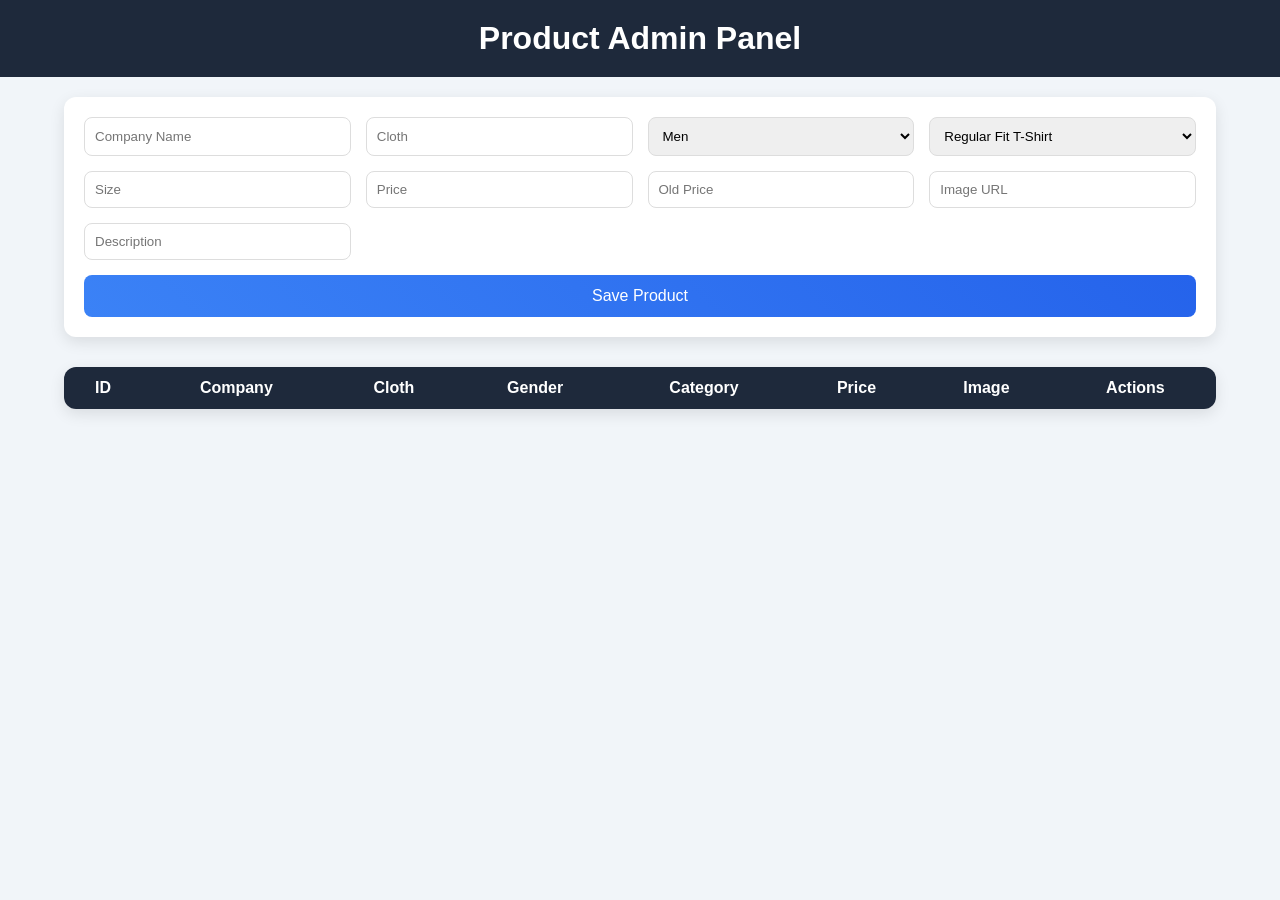
<file: FRONDEND/admin panal backend/index.html>
<!DOCTYPE html>
<html lang="en">

<head>
    <title>Admin Panel</title>
    <link rel="stylesheet" href="style.css">
</head>

<body>

    <h1>Product Admin Panel</h1>

    <!-- FORM -->
    <div class="form">
        <input type="hidden" id="product_id">

        <input type="text" id="company_name" placeholder="Company Name">
        <input type="text" id="cloth" placeholder="Cloth">

        <select id="gender">
            <option>Men</option>
            <option>Women</option>
            <option>Kids</option>
        </select>

        <select id="category">
            <option>Regular Fit T-Shirt</option>
            <option>Track Pants</option>
            <option>Shorts</option>
            <option>Jacket</option>
            <option>Oversized T-Shirt</option>
            <option>Printed T-Shirt</option>
            <option>Cargo Track Pants</option>
            <option>Dry-Fit Track Pants</option>
        </select>

        <input type="text" id="size" placeholder="Size">
        <input type="number" id="price" placeholder="Price">
        <input type="number" id="old_price" placeholder="Old Price">

        <!-- IMAGE URL -->
        <input type="text" id="image" placeholder="Image URL">

        <input type="text" id="description" placeholder="Description">

        <button onclick="saveProduct()">Save Product</button>
    </div>

    <!-- TABLE -->
    <table>
        <thead>
            <tr>
                <th>ID</th>
                <th>Company</th>
                <th>Cloth</th>
                <th>Gender</th>
                <th>Category</th>
                <th>Price</th>
                <th>Image</th>
                <th>Actions</th>
            </tr>
        </thead>
        <tbody id="productTable"></tbody>
    </table>

    <script src="script.js"></script>
</body>

</html>
</file>
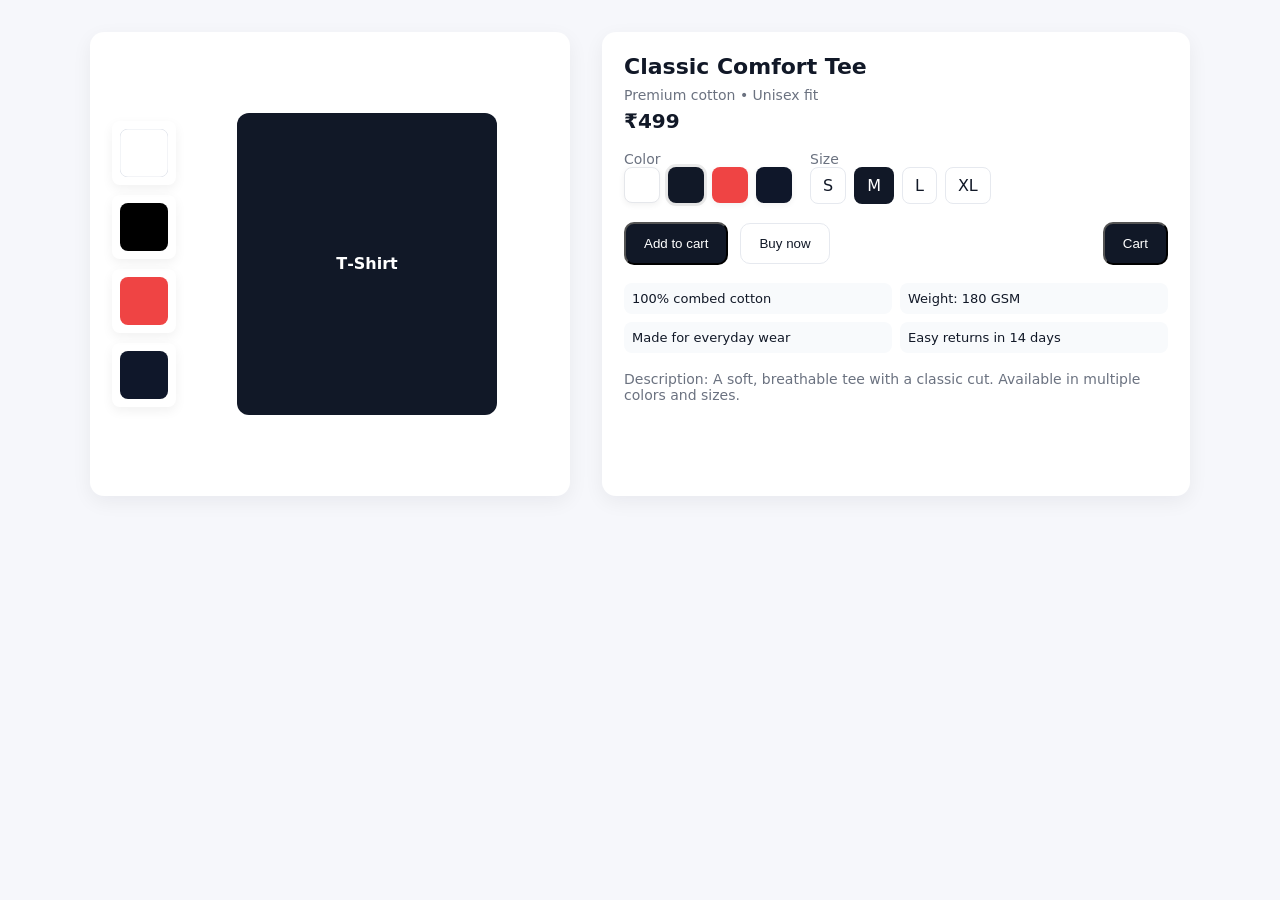
<file: FRONDEND/assets/ICON/CART/index.html>
<!doctype html>
<!--
  T-Shirt Shop — Single-file demo
  - Open this file in a browser to preview a simple t-shirt product page with:
    • product gallery
    • color & size selector
    • live preview of shirt color
    • simple client-side cart (no backend)
  - Edit product details, images, or styles as you like.
-->
<html lang="en">
<head>
  <meta charset="utf-8" />
  <meta name="viewport" content="width=device-width,initial-scale=1" />
  <title>T‑Shirt Shop — Demo</title>
  <style>
    :root{--bg:#f6f7fb;--card:#fff;--muted:#6b7280;--accent:#111827}
    *{box-sizing:border-box}
    body{font-family:Inter,system-ui,-apple-system,'Segoe UI',Roboto,'Helvetica Neue',Arial;color:var(--accent);background:var(--bg);margin:0;padding:32px}
    .container{max-width:1100px;margin:0 auto;display:grid;grid-template-columns:480px 1fr;gap:32px}
    .card{background:var(--card);border-radius:14px;padding:22px;box-shadow:0 6px 20px rgba(15,23,42,0.06)}
    .gallery{display:flex;gap:10px;align-items:center}
    .preview{width:420px;height:420px;border-radius:12px;display:flex;align-items:center;justify-content:center}
    .shirt{width:72%;height:72%;border-radius:12px;display:flex;align-items:center;justify-content:center;font-weight:700;color:white}
    .thumbs{display:flex;flex-direction:column;gap:10px}
    .thumb{width:64px;height:64px;border-radius:8px;cursor:pointer;box-shadow:0 4px 12px rgba(2,6,23,0.06);display:flex;align-items:center;justify-content:center}
    h1{margin:0 0 8px 0;font-size:22px}
    .price{font-size:20px;font-weight:700;margin-top:6px}
    .muted{color:var(--muted);font-size:14px}
    .selectors{display:flex;gap:18px;margin-top:18px}
    .colors{display:flex;gap:8px;align-items:center}
    .color-swatch{width:36px;height:36px;border-radius:8px;cursor:pointer;box-shadow:0 2px 6px rgba(2,6,23,0.06);border:2px solid transparent}
    .color-swatch.selected{outline:3px solid rgba(0,0,0,0.08);}
    .sizes{display:flex;gap:8px}
    .size{padding:8px 12px;border-radius:8px;border:1px solid #e6e9ef;cursor:pointer}
    .size.selected{background:#111827;color:#fff;border-color:transparent}
    .btn{display:inline-block;padding:12px 18px;border-radius:10px;background:#111827;color:#fff;text-decoration:none;cursor:pointer}
    .btn.secondary{background:transparent;border:1px solid #e6e9ef;color:var(--accent)}
    .cart-btn{position:relative}
    .cart-count{position:absolute;top:-8px;right:-8px;background:#ef4444;color:white;border-radius:999px;padding:4px 7px;font-size:12px}
    .features{margin-top:18px;display:grid;grid-template-columns:repeat(2,1fr);gap:8px}
    .feature{background:#f8fafc;padding:8px;border-radius:8px;font-size:13px}
    /* Cart modal */
    .modal{position:fixed;right:24px;bottom:24px;width:320px;border-radius:12px;box-shadow:0 14px 40px rgba(2,6,23,0.12);overflow:hidden;background:var(--card);display:none}
    .modal.open{display:block}
    .modal header{padding:14px 16px;border-bottom:1px solid #eef2f7;font-weight:700}
    .modal .items{max-height:260px;overflow:auto;padding:12px}
    .modal .foot{padding:12px;border-top:1px solid #eef2f7;display:flex;justify-content:space-between;align-items:center}
    @media(max-width:900px){.container{grid-template-columns:1fr;}.preview{width:100%;height:320px}.gallery{flex-direction:row}.thumbs{flex-direction:row}}
  </style>
</head>
<body>
  <div class="container">
    <div class="card">
      <div class="gallery">
        <div class="thumbs">
          <div class="thumb" data-img="white"><img src="data:image/svg+xml;utf8,<svg xmlns='http://www.w3.org/2000/svg' width='48' height='48'><rect width='48' height='48' fill='%23ffffff' rx='8' stroke='%23e6e9ef'/></svg>" alt="white"/></div>
          <div class="thumb" data-img="black"><img src="data:image/svg+xml;utf8,<svg xmlns='http://www.w3.org/2000/svg' width='48' height='48'><rect width='48' height='48' fill='%23000000' rx='8'/></svg>" alt="black"/></div>
          <div class="thumb" data-img="red"><img src="data:image/svg+xml;utf8,<svg xmlns='http://www.w3.org/2000/svg' width='48' height='48'><rect width='48' height='48' fill='%23ef4444' rx='8'/></svg>" alt="red"/></div>
          <div class="thumb" data-img="navy"><img src="data:image/svg+xml;utf8,<svg xmlns='http://www.w3.org/2000/svg' width='48' height='48'><rect width='48' height='48' fill='%230f172a' rx='8'/></svg>" alt="navy"/></div>
        </div>
        <div class="preview" aria-hidden="false">
          <div id="shirtPreview" class="shirt" style="background:#111827">T‑Shirt</div>
        </div>
      </div>
    </div>

    <div class="card">
      <h1 id="productTitle">Classic Comfort Tee</h1>
      <div class="muted">Premium cotton • Unisex fit</div>
      <div class="price">₹499</div>

      <div class="selectors">
        <div>
          <div class="muted">Color</div>
          <div class="colors" id="colorOptions">
            <div class="color-swatch" data-color="#ffffff" title="White" style="background:#ffffff;border:1px solid #e5e7eb"></div>
            <div class="color-swatch selected" data-color="#111827" title="Black" style="background:#111827"></div>
            <div class="color-swatch" data-color="#ef4444" title="Red" style="background:#ef4444"></div>
            <div class="color-swatch" data-color="#0f172a" title="Navy" style="background:#0f172a"></div>
          </div>
        </div>

        <div>
          <div class="muted">Size</div>
          <div class="sizes" id="sizeOptions">
            <div class="size" data-size="S">S</div>
            <div class="size selected" data-size="M">M</div>
            <div class="size" data-size="L">L</div>
            <div class="size" data-size="XL">XL</div>
          </div>
        </div>
      </div>

      <div style="margin-top:18px;display:flex;gap:12px;align-items:center">
        <button id="addToCart" class="btn">Add to cart</button>
        <button id="buyNow" class="btn secondary">Buy now</button>
        <div style="flex:1"></div>
        <button id="openCart" class="btn cart-btn">Cart <span id="cartCount" class="cart-count" style="display:none">0</span></button>
      </div>

      <div class="features">
        <div class="feature">100% combed cotton</div>
        <div class="feature">Weight: 180 GSM</div>
        <div class="feature">Made for everyday wear</div>
        <div class="feature">Easy returns in 14 days</div>
      </div>

      <div style="margin-top:18px;color:var(--muted);font-size:14px">Description: A soft, breathable tee with a classic cut. Available in multiple colors and sizes.</div>
    </div>
  </div>

  <!-- simple cart modal -->
  <div id="cartModal" class="modal" aria-hidden="true">
    <header>Cart</header>
    <div class="items" id="cartItems"></div>
    <div class="foot">
      <div>Total: <strong id="cartTotal">₹0</strong></div>
      <button id="checkout" class="btn">Checkout</button>
    </div>
  </div>

  <script>
    // Basic front-end logic: color/size selection, cart management
    const shirtPreview = document.getElementById('shirtPreview');
    const colorSwatches = document.querySelectorAll('.color-swatch');
    const sizeButtons = document.querySelectorAll('.size');
    const thumbs = document.querySelectorAll('.thumb');
    const addToCartBtn = document.getElementById('addToCart');
    const openCartBtn = document.getElementById('openCart');
    const cartModal = document.getElementById('cartModal');
    const cartCount = document.getElementById('cartCount');
    const cartItemsEl = document.getElementById('cartItems');
    const cartTotalEl = document.getElementById('cartTotal');

    let selectedColor = '#111827';
    let selectedSize = 'M';
    let cart = [];
    const price = 499;

    function updatePreview(){
      shirtPreview.style.background = selectedColor;
      // adjust text color for contrast
      const c = selectedColor.replace('#','');
      if(c.length===3){ // expand short hex
        selectedLum = parseInt(c.split('').map(ch=>ch+ch).join(''),16)
      }
      // simple brightness check
      const r = parseInt(selectedColor.substr(1,2),16);
      const g = parseInt(selectedColor.substr(3,2),16);
      const b = parseInt(selectedColor.substr(5,2),16);
      const brightness = (r*299 + g*587 + b*114) / 1000;
      shirtPreview.style.color = brightness > 140 ? '#111827' : '#ffffff';
    }

    colorSwatches.forEach(s => s.addEventListener('click', e => {
      colorSwatches.forEach(x=>x.classList.remove('selected'));
      s.classList.add('selected');
      selectedColor = s.dataset.color;
      updatePreview();
    }));

    sizeButtons.forEach(b=>b.addEventListener('click',()=>{
      sizeButtons.forEach(x=>x.classList.remove('selected'));
      b.classList.add('selected');
      selectedSize = b.dataset.size;
    }));

    thumbs.forEach(t=>t.addEventListener('click',()=>{
      const id = t.dataset.img;
      // map to color
      const map = {white:'#ffffff',black:'#111827',red:'#ef4444',navy:'#0f172a'};
      const c = map[id] || '#111827';
      selectedColor = c;
      colorSwatches.forEach(x=>x.classList.remove('selected'));
      document.querySelector('.color-swatch[data-color="'+c+'"]')?.classList.add('selected');
      updatePreview();
    }));

    function renderCart(){
      cartItemsEl.innerHTML='';
      if(cart.length===0){
        cartItemsEl.innerHTML = '<div style="padding:12px;color:var(--muted)">Your cart is empty.</div>';
        cartCount.style.display='none';
        cartTotalEl.textContent = '₹0';
        return;
      }
      cartCount.style.display='inline-block';
      cartCount.textContent = cart.reduce((s,i)=>s+i.qty,0);
      let total = 0;
      cart.forEach((item,idx)=>{
        total += item.qty * price;
        const row = document.createElement('div');
        row.style.display='flex';row.style.justifyContent='space-between';row.style.alignItems='center';row.style.padding='8px 0';
        row.innerHTML = `<div><div style=\"font-weight:700\">${item.title}</div><div style=\"font-size:13px;color:var(--muted)\">${item.size} • ${item.colorName || item.color}</div></div><div style=\"text-align:right\">₹${price * item.qty}<div style=\"margin-top:6px\"><button data-idx=\"${idx}\" class=\"btn secondary\" style=\"padding:6px 8px;font-size:12px\">Remove</button></div></div>`;
        cartItemsEl.appendChild(row);
      });
      cartTotalEl.textContent = '₹' + total;

      // attach remove handlers
      cartItemsEl.querySelectorAll('button[data-idx]').forEach(btn=>{
        btn.addEventListener('click',e=>{
          const i = Number(e.currentTarget.dataset.idx);
          cart.splice(i,1);
          renderCart();
        })
      })
    }

    addToCartBtn.addEventListener('click',()=>{
      const colorName = (selectedColor === '#111827') ? 'Black' : (selectedColor === '#ffffff' ? 'White' : (selectedColor === '#ef4444'? 'Red':'Navy'));
      const newItem = {title:document.getElementById('productTitle').textContent, size:selectedSize, color:selectedColor, colorName, qty:1};
      cart.push(newItem);
      renderCart();
      cartModal.classList.add('open');
      cartModal.setAttribute('aria-hidden','false');
    });

    openCartBtn.addEventListener('click',()=>{
      cartModal.classList.toggle('open');
      const hidden = cartModal.getAttribute('aria-hidden') === 'true';
      cartModal.setAttribute('aria-hidden', String(!hidden));
      renderCart();
    });

    document.getElementById('checkout').addEventListener('click',()=>{
      if(cart.length===0) return alert('Cart is empty');
      alert('Checkout demo — this is a static demo.');
    });

    // initial
    updatePreview();
    renderCart();
  </script>
</body>
</html>
</file>
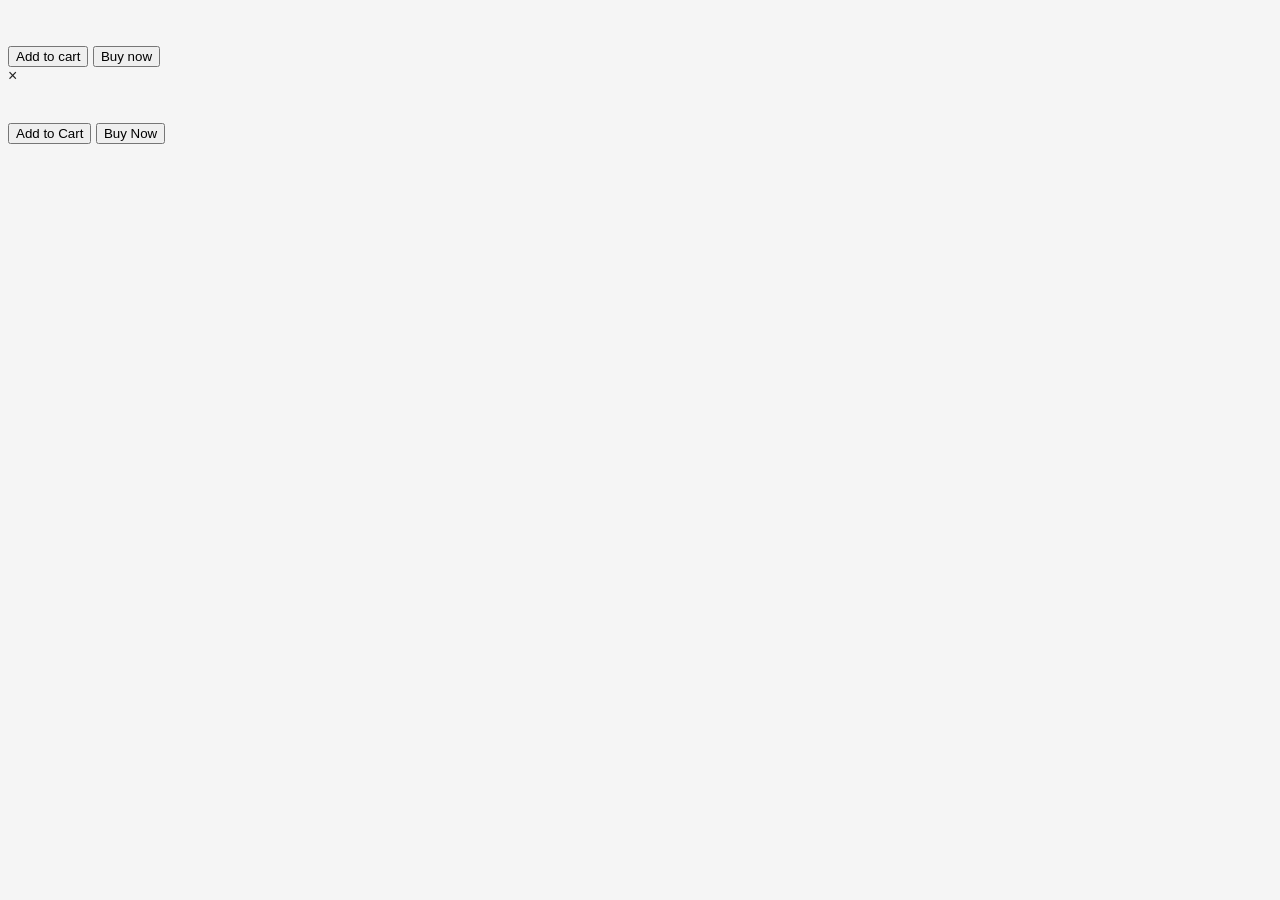
<file: FRONDEND/Men Page/pop.html>
<!DOCTYPE html>
<html lang="en">

<head>
  <meta charset="UTF-8">
  <meta name="viewport" content="width=device-width, initial-scale=1.0">
  <title>PART 3</title>
  <link rel="stylesheet" href="style.css">
  <link rel="stylesheet" href="https://cdnjs.cloudflare.com/ajax/libs/font-awesome/4.7.0/css/font-awesome.min.css">

</head>

<body>

  <div class="product-page">
    <div class="left">
      <img id="productImage">
    </div>

    <div class="right">
      <h2 id="title"></h2>
      <p id="brand"></p>
      <h3 id="price"></h3>
      <p id="desc"></p>

      <button>Add to cart</button>
      <button>Buy now</button>
    </div>
  </div>
  <!-- PRODUCT POPUP -->
  <div id="productModal" class="modal">
    <div class="modal-content">
      <span class="close">&times;</span>

      <div class="modal-body">
        <img id="modalImg">

        <div class="modal-details">
          <h2 id="modalTitle"></h2>
          <p id="modalBrand"></p>
          <h3 id="modalPrice"></h3>
          <p id="modalDesc"></p>

          <button>Add to Cart</button>
          <button>Buy Now</button>
        </div>
      </div>
    </div>
  </div>

  <script src="index.js"></script>
</body>
</file>
<file: FRONDEND/admin panal backend/style.css>
* {
    margin: 0;
    padding: 0;
    box-sizing: border-box;
    font-family: 'Segoe UI', sans-serif;
}

body {
    background: #f1f5f9;
}

/* HEADER */
h1 {
    text-align: center;
    padding: 20px;
    background: #1e293b;
    color: white;
    margin-bottom: 20px;
}

/* FORM CARD */
.form {
    width: 90%;
    margin: auto;
    background: white;
    padding: 20px;
    border-radius: 12px;
    box-shadow: 0px 5px 15px rgba(0,0,0,0.1);

    display: grid;
    grid-template-columns: repeat(4, 1fr);
    gap: 15px;
}

/* INPUTS */
input, select {
    padding: 10px;
    border-radius: 8px;
    border: 1px solid #ddd;
    transition: 0.3s;
}

input:focus, select:focus {
    border-color: #3b82f6;
    outline: none;
}

/* BUTTON */
button {
    grid-column: span 4;
    padding: 12px;
    border: none;
    border-radius: 8px;
    background: linear-gradient(45deg, #3b82f6, #2563eb);
    color: white;
    font-size: 16px;
    cursor: pointer;
    transition: 0.3s;
}

button:hover {
    transform: scale(1.02);
}

/* TABLE CARD */
table {
    width: 90%;
    margin: 30px auto;
    border-collapse: collapse;
    background: white;
    border-radius: 12px;
    overflow: hidden;
    box-shadow: 0px 5px 15px rgba(0,0,0,0.1);
}

/* TABLE HEADER */
th {
    background: #1e293b;
    color: white;
    padding: 12px;
}

/* TABLE ROW */
td {
    padding: 10px;
    text-align: center;
    border-bottom: 1px solid #eee;
}

/* HOVER EFFECT */
tr:hover {
    background: #f9fafb;
}

/* IMAGE */
img {
    border-radius: 6px;
    box-shadow: 0 2px 6px rgba(0,0,0,0.2);
}

/* ACTION BUTTONS */
.edit {
    background: #f59e0b;
    border: none;
    padding: 6px 10px;
    border-radius: 6px;
    color: white;
    cursor: pointer;
}

.delete {
    background: #ef4444;
    border: none;
    padding: 6px 10px;
    border-radius: 6px;
    color: white;
    cursor: pointer;
}

/* RESPONSIVE */
@media (max-width: 900px) {
    .form {
        grid-template-columns: repeat(2, 1fr);
    }
}

@media (max-width: 500px) {
    .form {
        grid-template-columns: 1fr;
    }
}
</file>
<file: FRONDEND/Men Page/style.css>
/* ===== RESET ===== */
* {
  box-sizing: border-box;
  font-family: Arial, Helvetica, sans-serif;
}

body {
  background: #f5f5f5;
  color: #222;
}

/* ===== NAVBAR ===== */

.navbor {
  display: flex;
  align-items: center;
  justify-content: space-between;
  padding: 0 40px;
  height: 80px;
  background-color: #fff;
  box-shadow: 0 2px 10px rgba(0, 0, 0, 0.05);
  position: fixed;
  top: 0;
  left: 0;
  right: 0;
  z-index: 100;
}

/* LOGO TEXT */
.ZBERA {
  color: #00a0a0;
  font-size: 28px;
  font-weight: bold;
  cursor: pointer;
}

/* NAV LINKS */
.navbor a {
  text-decoration: none;
  color: #333;
  font-size: 15px;
  font-weight: 500;
  margin: 0 15px;
  position: relative;
  transition: 0.3s;
}

/* HOVER EFFECT */
.navbor a:focus {
  color: #00a0a0;
}

/* UNDERLINE ANIMATION */
.navbor a::after {
  content: "";
  position: absolute;
  width: 0%;
  height: 2px;
  background-color: #00a0a0;
  left: 0;
  bottom: -5px;
  transition: 0.3s;
}

.navbor a:hover::after {
  width: 100%;
}

/* TOP BAR */
.top-bar {
  display: flex;
  align-items: center;
  gap: 25px;
}

/* SEARCH BOX */
.search-box {
  display: flex;
  align-items: center;
  border-bottom: 1px solid #ccc;
  padding: 5px;
}

.search-box i {
  color: #00a0a0;
  margin-right: 8px;
}

.search-box input {
  border: none;
  outline: none;
  font-size: 14px;
}

/* ICONS */
.icons {
  display: flex;
  align-items: center;
  gap: 20px;
}

.icons i {
  font-size: 18px;
  color: #00a0a0;
  cursor: pointer;
  transition: 0.3s;
}

.icons i:hover {
  transform: scale(1.2);
}

/* IMAGE LOGO */
#logo {
  width: 50px;
}

/* ===== LAYOUT ===== */
.container {
  display: flex;
  margin: 3%;
  padding-top: 90px;
  padding-left: 30px;
  padding-right: 30px;
}

/* ===== SLIDER ===== */
.slider {

  gap: 40px;
}

/* ===== SIDEBAR ===== */
.sidebar {
  width: 250px;
  position: fixed;
}

.sidebar h2 {
  font-size: 14px;
  letter-spacing: 2px;
  margin-bottom: 20px;
}

.filter-item {
  border-bottom: 1px solid #ddd;
  padding: 15px 0;
  cursor: pointer;
  display: flex;
  justify-content: space-between;
  font-size: 14px;
  letter-spacing: 2px;
}

.filter-content {
  display: none;
  padding: 10px 0;
  font-size: 13px;
  color: #666;
}

/* ===== PRODUCT GRID ===== */
.products {
  flex: 1;
  display: grid;
  grid-template-columns: repeat(3, 1fr);
  gap: 40px;
  margin-left: 300px;
}

/* ===== PRODUCT CARD ===== */
.card {
  background: #fff;
  border-radius: 16px;
  overflow: hidden;
  position: relative;
  transition: 0.3s;
}

.card:hover {
  transform: translateY(-5px);
}

.card img {
  width: 100%;
  height: 350px;
  object-fit: cover;
  border-radius: 16px;
}

.wishlist {
  position: absolute;
  bottom: 15px;
  right: 15px;
  background: #fff;
  width: 40px;
  height: 40px;
  border-radius: 50%;
  display: flex;
  align-items: center;
  justify-content: center;
  cursor: pointer;
  box-shadow: 0 2px 10px rgba(0, 0, 0, 0.1);
  font-size: 18px;
}

.wishlist.active {
  color: red;
}

/* ===== PRODUCT DETAILS ===== */
.details {
  padding: 15px 5px;
}

.brand {
  font-size: 13px;
  letter-spacing: 2px;
  color: #555;
}

.title {
  font-size: 14px;
  margin: 8px 0;
}

.price {
  font-weight: bold;
}

.old-price {
  text-decoration: line-through;
  color: #888;
  font-weight: normal;
  margin-left: 5px;
}

.discount {
  color: #ff9900;
  font-weight: bold;
  margin-left: 5px;
  font-size: 13px;
}

.delivery {
  display: inline-block;
  margin-top: 10px;
  padding: 6px 10px;
  border: 1px solid #ccc;
  border-radius: 6px;
  font-size: 12px;
  background: #fafafa;
}

/* ===== RESPONSIVE ===== */
@media(max-width:1000px) {
  .products {
    grid-template-columns: repeat(2, 1fr);
  }
}

@media(max-width:700px) {
  .container {
    flex-direction: column;
  }

  .sidebar {
    width: 100%;
  }

  .products {
    grid-template-columns: 1fr;
  }
}

.arrow {
  transition: transform 0.3s ease;
  display: inline-block;
  font-size: 18px;
}

.arrow.rotate {
  transform: rotate(90deg);
}

.filter-content {
  display: none;
  padding: 10px 0;
}

/* ================= RESPONSIVE FIX ================= */

/* Tablet */
@media (max-width: 1024px) {

  .navbor {
    padding: 0 20px;
  }

  .container {
    padding-left: 15px;
    padding-right: 15px;
  }

  .sidebar {
    width: 200px;
  }

  .products {
    margin-left: 220px;
    grid-template-columns: repeat(2, 1fr);
    gap: 25px;
  }

  .card img {
    height: 300px;
  }
}


/* Mobile */
@media (max-width: 768px) {

  /* Navbar */
  .navbor {
    flex-wrap: wrap;
    height: auto;
    padding: 10px 15px;
  }

  .top-bar {
    width: 100%;
    justify-content: space-between;
    margin-top: 10px;
  }

  .navbor a {
    margin: 5px 10px;
    font-size: 13px;
  }

  /* Layout */
  .container {
    flex-direction: column;
    margin: 0;
    padding: 90px 10px 20px;
  }

  /* Sidebar becomes top filter */
  .sidebar {
    position: relative;
    width: 100%;
    margin-bottom: 20px;
  }

  /* Products full width */
  .products {
    margin-left: 0;
    grid-template-columns: repeat(2, 1fr);
    gap: 20px;
  }

  .card img {
    height: 250px;
  }
}


/* Small Mobile */
@media (max-width: 480px) {

  .ZBERA {
    font-size: 22px;
  }

  .search-box input {
    font-size: 12px;
  }

  .icons i {
    font-size: 16px;
  }

  .products {
    grid-template-columns: 1fr;
  }

  .card img {
    height: 220px;
  }

  .details {
    padding: 10px;
  }

  .title {
    font-size: 13px;
  }

  .price {
    font-size: 14px;
  }

  .delivery {
    font-size: 11px;
  }
}








/* -------------------------------- */




.popup {
  display: flex;
  justify-content: center;
  align-items: center;
  position: fixed;
  display: none;
  left: 0;
  right: 0;
  bottom: 20%;
}

/* Container */
.container1 {
  width: 710Px;
  max-width: 950px;
  max-height: 500px;
  height: 400px;

}

/* Card */
.card1 {
  display: flex;
  justify-content: center;
  align-items: center;
  background: #fff;
  border-radius: 12px;
  /* padding: auto; */
  box-shadow: 0 5px 15px rgba(0, 0, 0, 0.08);
}

/* Image */
.image-section {
  flex: 1;
  display: flex;
  justify-content: center;
  align-items: center;
  max-width: 350px;
}

.image-section img {
  height: 80%;
  width: 280px;
  border-radius: 3%;
  /* max-height: 80%; */
  /* max-width: 300px; */
}

/* Details */
.details-section {
  flex: 1;
  margin-right: 10px;
}

.details-section h2 {
  font-size: 22px;
  margin-bottom: 5px;
}

.sub {
  color: #777;
  font-size: 14px;
  margin-bottom: 15px;
}

.price {
  margin-bottom: 15px;
}

/* Sizes */
.sizes {
  display: flex;
  flex-wrap: wrap;
  gap: 8px;
  margin-bottom: 20px;
}

.size {
  padding: 6px 10px;
  border: 1px solid #ccc;
  border-radius: 6px;
  cursor: pointer;
  font-size: 12px;
}

.size.active {
  background: #0f172a;
  color: #fff;
  border-color: #0f172a;
}

.hidden-size {
  display: none;
}

.more-btn {
  padding: 6px 10px;
  border-radius: 6px;
  background: #e5e7eb;
  cursor: pointer;
  font-size: 12px;
}

.sizes {
  display: flex;
  flex-direction: column;
  gap: 10px;
}

.size-row {
  display: flex;
  flex-wrap: wrap;
  gap: 8px;
}

.hidden-row {
  display: none;
}

.more-btn {
  padding: 6px 10px;
  border-radius: 6px;
  background: #e5e7eb;
  cursor: pointer;
  font-size: 12px;
}

/* Buttons */
.buttons {
  display: flex;
  gap: 10px;
  margin-bottom: 20px;
}

.btn {
  padding: 10px 14px;
  border-radius: 8px;
  border: none;
  cursor: pointer;
  background: #e5e7eb;
}

.btn.primary {
  background: #0f172a;
  color: #fff;
}

.btn.dark {
  background: #111827;
  color: #fff;
}

/* Info Grid */
.info-grid {
  display: grid;
  grid-template-columns: 1fr 1fr;
  gap: 10px;
  margin-bottom: 15px;
}

.info-grid div {
  background: #f1f5f9;
  padding: 10px;
  border-radius: 8px;
  font-size: 13px;
}

/* Description */
.desc {
  font-size: 14px;
  color: #555;
}

.card1 {
  position: relative;
  /* required */
}

/* Close Button */
.close-btn {
  position: absolute;
  top: 15px;
  right: 15px;
  width: 45px;
  height: 45px;
  background: #f3f4f6;
  border-radius: 50%;
  display: flex;
  align-items: center;
  justify-content: center;
  font-size: 22px;
  cursor: pointer;
  box-shadow: 0 8px 20px rgba(0, 0, 0, 0.15);
  transition: all 0.2s ease;
}

/* Hover effect */
.close-btn:hover {
  transform: scale(1.1);
  background: #e5e7eb;
}

/* ================= MODERN RESPONSIVE UI/UX ================= */

/* Tablet */
@media (max-width: 992px) {

  .container1 {
    width: 92%;
    height: auto;
    max-height: 70vh;
    overflow-y: auto;
    text-align: center;
  }

  .card1 {
    flex-direction: column;
    padding: 20px;
    gap: 15px;
  }

  .image-section {
    max-width: 100%;
  }

  .image-section img {
    width: 240px;
    height: auto;
  }

  .details-section {
    margin-right: 0;
    text-align: center;
  }

  .buttons {
    justify-content: center;
    flex-wrap: wrap;
  }

  .info-grid {
    grid-template-columns: 1fr;
  }
}


/* Mobile (Better UX) */
@media (max-width: 576px) {

  /* Full screen bottom sheet style */
  .popup {
    bottom: 0;
    align-items: flex-end;
  }

  .container1 {
    margin-top: 100px;

    width: 100%;
    max-height: 70vh;
    border-radius: 16px 16px 0 0;
    overflow-y: auto;
    animation: slideUp 0.3s ease;
  }

  /* Smooth slide animation */
  @keyframes slideUp {
    from {
      transform: translateY(100%);
    }

    to {
      transform: translateY(0);
    }
  }

  .card1 {
    border-radius: 16px 16px 0 0;
    padding: 15px;
    gap: 12px;
  }

  /* Image smaller & centered */
  .image-section img {
    width: 170px;
  }

  /* Typography improvement */
  .details-section h2 {
    font-size: 18px;
    line-height: 1.3;
  }

  .sub {
    font-size: 12px;
    color: #666;
  }

  /* Sizes scroll instead of wrap (better UX) */
  .size-row {
    flex-wrap: nowrap;
    overflow-x: auto;
    padding-bottom: 5px;
  }

  .size {
    font-size: 11px;
    padding: 5px 8px;
    white-space: nowrap;
  }

  /* Buttons full width */
  .buttons {
    flex-direction: column;
    gap: 8px;
  }

  .btn {
    width: 100%;
    padding: 10px;
    font-size: 13px;
  }

  /* Close button better position */
  .close-btn {
    top: 8px;
    right: 8px;
    width: 32px;
    height: 32px;
    font-size: 16px;
  }

  /* Spacing improvements */
  .info-grid div {
    font-size: 12px;
    padding: 8px;
  }

  .desc {
    font-size: 13px;
    line-height: 1.4;
  }
}
</file>
